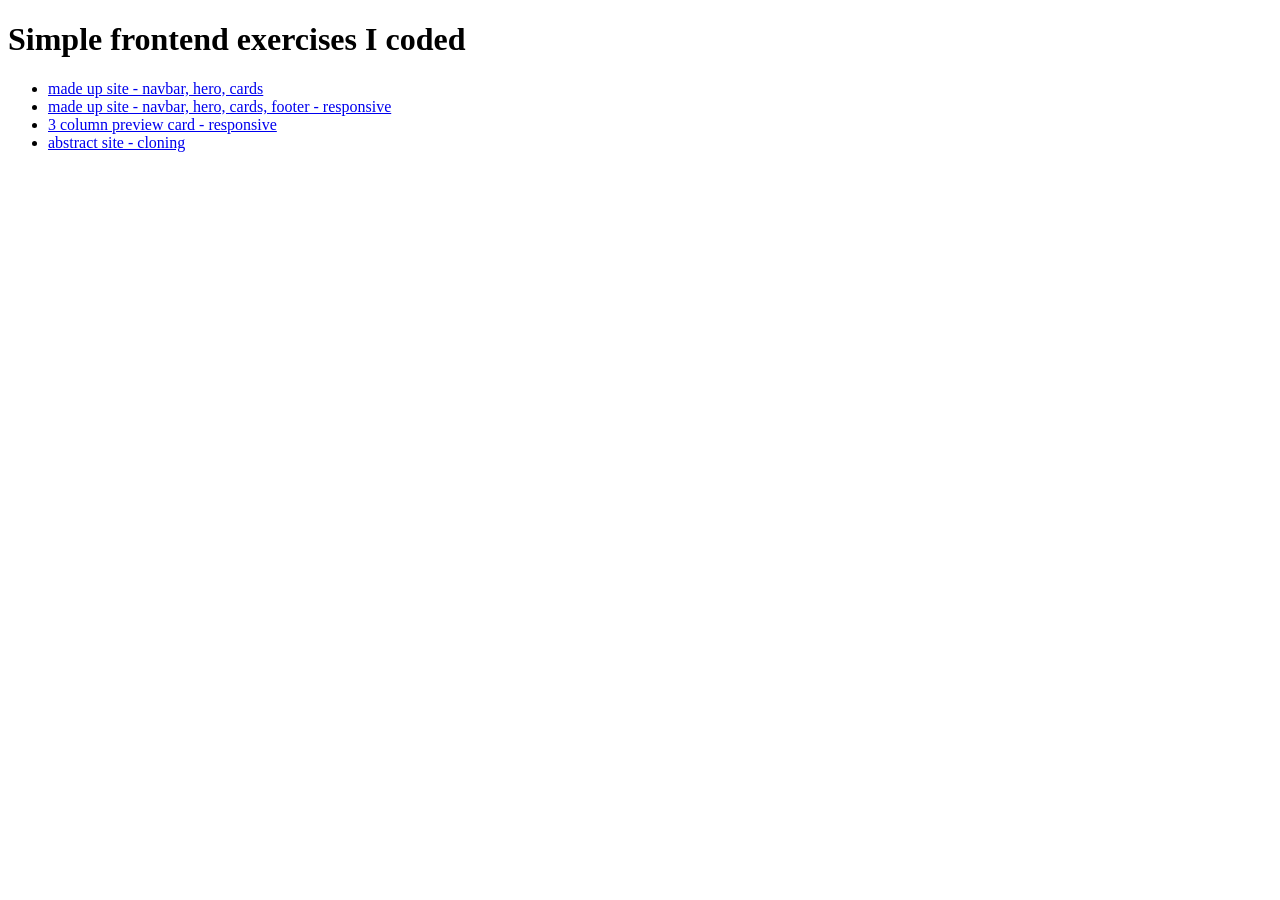
<file: index.html>
<!DOCTYPE html>
<html lang="en">
<head>
    <meta charset="UTF-8">
    <meta name="viewport" content="width=device-width, initial-scale=1.0">
    <title>Frontend-practice</title>
</head>
<body>
    <h1>Simple frontend exercises I coded</h1>
        <ul>
            <li>
                <a href="./simple-web-practice/index.html">made up site - navbar, hero, cards</a>
            </li>
            <li>
                <a href="./simple-web-practice2/index.html">made up site - navbar, hero, cards, footer - responsive</a>
            </li>
            <li>
                <a href="./frontendmentor-3-column-preview-card/">3 column preview card - responsive</a>
            </li>
            <li>
                <a href="./frontendpractice-abstract/">abstract site - cloning</a>
            </li>
        </ul>
</body>
</html>
</file>
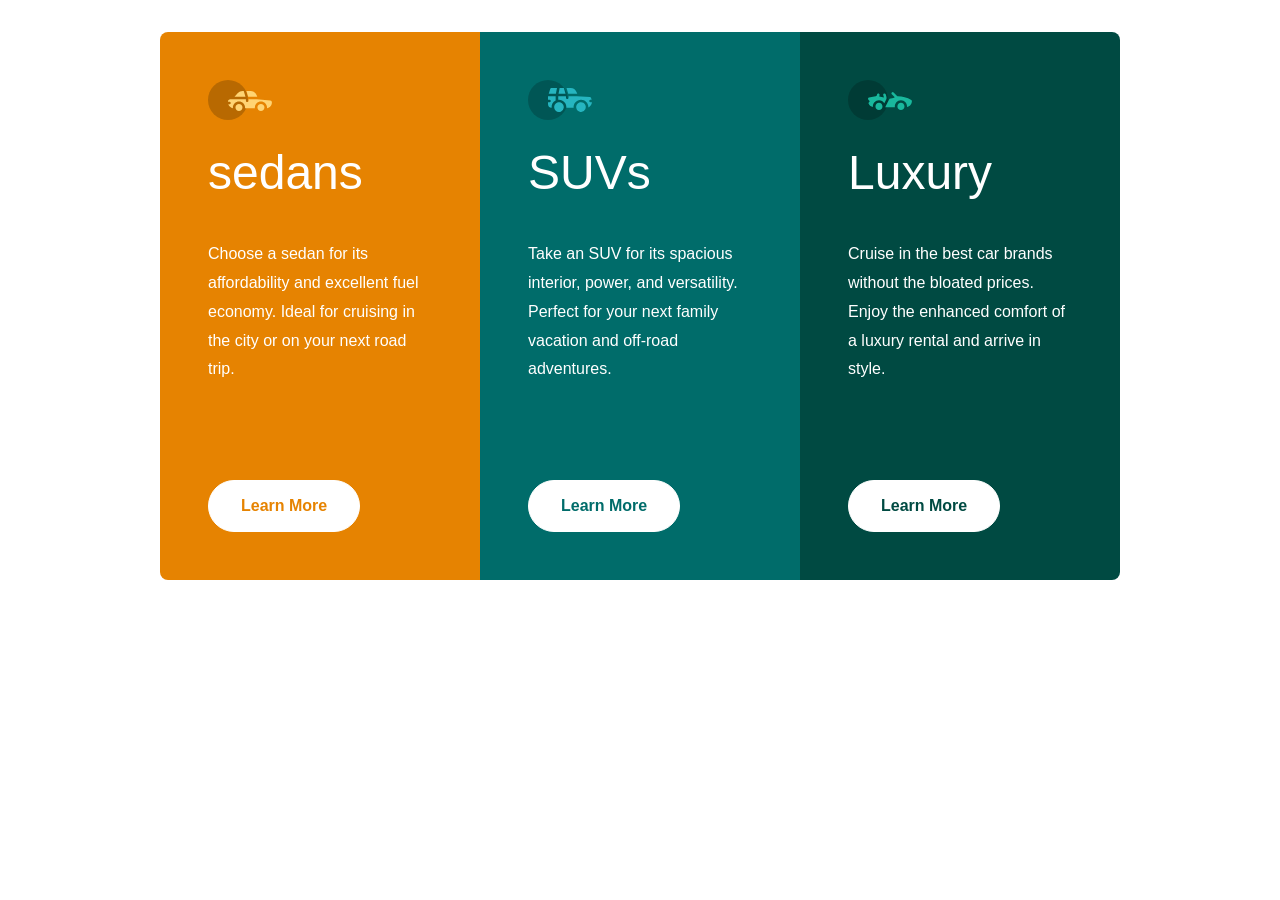
<file: frontendmentor-3-column-preview-card/index.html>
<!DOCTYPE html>
<html lang="en">
<head>
    <meta charset="UTF-8">
    <meta name="viewport" content="width=device-width, initial-scale=1.0">
    <title>3 cards</title>
    <link rel="stylesheet" href="style.css">
</head>
<body>
    <section class="card-container">
        <div class="card" id="sedans">
            <div class="card-icon"><img src="images/icon-sedans.svg" alt=""></div>
            <p class="card-title">sedans</p>
            <p class="card-desc">Choose a sedan for its affordability and excellent fuel economy. Ideal for cruising in the city or on your next road trip.</p>
            <button class="card-btn">Learn More</button>
        </div>
        <div class="card" id="suvs">
            <div class="card-icon"><img src="images/icon-suvs.svg" alt=""></div>
            <p class="card-title">SUVs</p>
            <p class="card-desc">Take an SUV for its spacious interior, power, and versatility. Perfect for your next family vacation and off-road adventures.</p>
            <button class="card-btn">Learn More</button>
        </div>
        <div class="card" id="luxury">
            <div class="card-icon"><img src="images/icon-luxury.svg" alt=""></div>
            <p class="card-title">Luxury</p>
            <p class="card-desc">Cruise in the best car brands without the bloated prices. Enjoy the enhanced comfort of a luxury rental and arrive in style.</p>
            <button class="card-btn">Learn More</button>
        </div>
    </section>
</body>
</html>
</file>
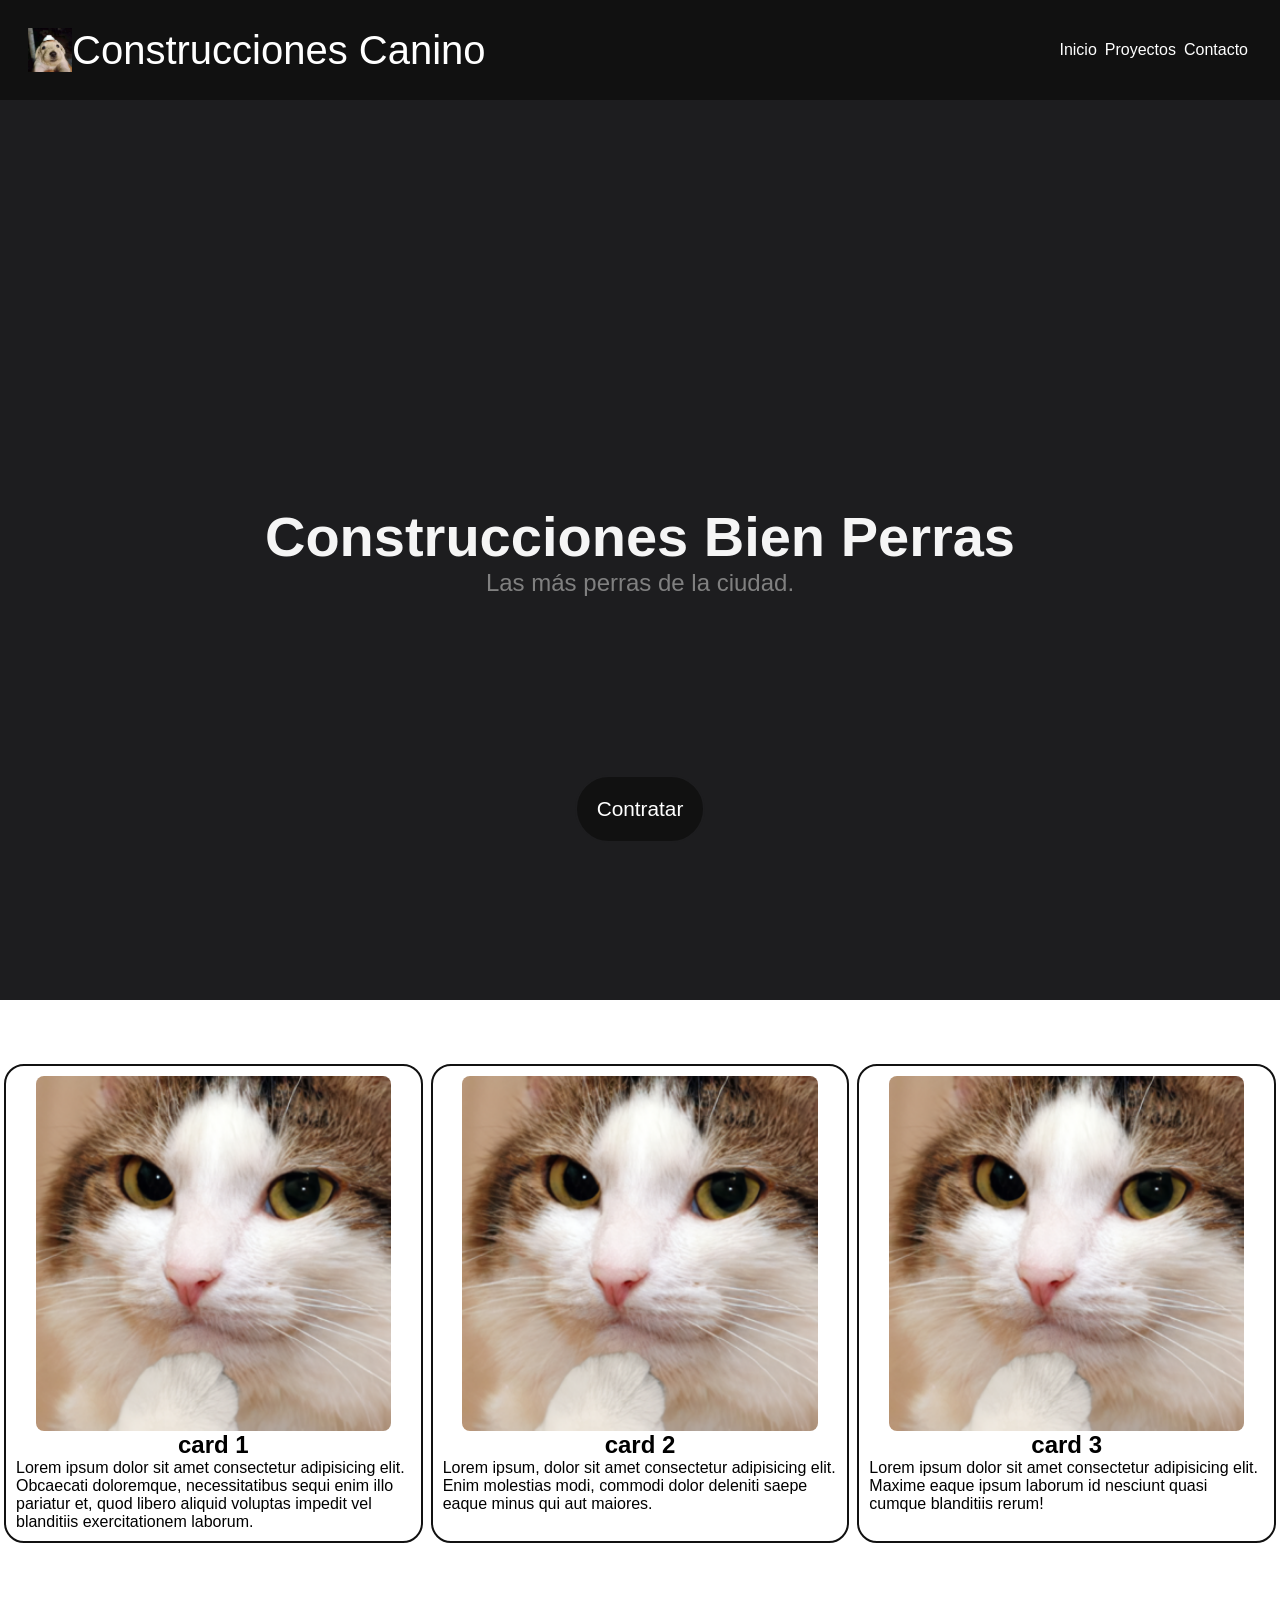
<file: simple-web-practice/index.html>
<!DOCTYPE html>
<html lang="en">
<head>
    <meta charset="UTF-8">
    <meta name="viewport" content="width=device-width, initial-scale=1.0">
    <title>Abstract Help Center</title>
    <link rel="stylesheet" href="style.css">
</head>
<body>
    <header>
        <div id="logo">
            <img src="images/logo.jpg" alt="logo de construcciones canino">
            <p id="title">Construcciones Canino</p>
        </div>
        <nav>
            <ul>
                <li><a href="#">Inicio</a></li>
                <li><a href="#">Proyectos</a></li>
                <li><a href="#">Contacto</a></li>
            </ul>
        </nav>
    </header>
    
    <main>
        <div class="hero">
            <h1>Construcciones Bien Perras</h1>
            <p>Las más perras de la ciudad.</p>
            <button>Contratar</button>
        </div>
        <div class="card-container"> 
            <div class="card">
                <img src="images/card.png" alt="">
                <h2>card 1</h2>
                <p>Lorem ipsum dolor sit amet consectetur adipisicing elit. Obcaecati doloremque, necessitatibus sequi enim illo pariatur et, quod libero aliquid voluptas impedit vel blanditiis exercitationem laborum.</p>
            </div>
            <div class="card">
                <img src="images/card.png" alt="">
                <h2>card 2</h2>
                <p>Lorem ipsum, dolor sit amet consectetur adipisicing elit. Enim molestias modi, commodi dolor deleniti saepe eaque minus qui aut maiores.</p>
            </div>
            <div class="card">
                <img src="images/card.png" alt="">
                <h2>card 3</h2>
                <p>Lorem ipsum dolor sit amet consectetur adipisicing elit. Maxime eaque ipsum laborum id nesciunt quasi cumque blanditiis rerum!</p>
            </div>
        </div>
    </main>
</body>
</html>
</file>
<file: frontendmentor-3-column-preview-card/style.css>
* {
    margin: 0;
    padding: 0;
    box-sizing: border-box;
    font-family: 'Trebuchet MS', 'Lucida Sans Unicode', 'Lucida Grande', 'Lucida Sans', Arial, sans-serif;
}

body{
    display: flex;
    justify-content: center;
    align-items: center;
}

.card-container {
    display: grid;
    grid-template-rows: repeat(3, 1fr);
    margin: 2rem;
    border-radius: .5rem;
    overflow: hidden;
    align-content: center;
}

.card {
    display: flex;
    flex-direction: column;
    justify-content: space-between;
    align-items: baseline;
    color: white;
    padding: 3rem;
    line-height: 1.8;
    max-width: 20rem;
}

.card-title{
    font-size: 3rem;
}

.card-desc {
    font-weight:lighter;
    margin: 1.5rem 0;
}

.card-btn{
    background-color: white;
    padding: 1rem 2rem;
    border-radius: 2rem;
    font-weight: bold;
    border: 1px white solid;
    font-size: 1rem;
}

#sedans button {
    color: rgb(230, 131, 1);
}
#suvs button {
    color: rgb(0, 108, 106);
}
#luxury button {
    color: rgb(0, 74, 66);;
}

#sedans button:active, #suvs button:active, #luxury button:active{
    background-color: transparent;
    color: white;
}

#sedans{
    background-color: rgb(230, 131, 1);
}

#suvs{
    background-color: rgb(0, 108, 106);
}

#luxury{
    background-color: rgb(0, 74, 66);
}

@media (min-width: 768px){
    .card-container{
        grid-template-columns: repeat(3,1fr);
        grid-template-rows: 1fr;
    }
}

@media (min-width: 1024px){
    .card-desc{
        margin-bottom: 6rem;
    }

}
</file>
<file: simple-web-practice/style.css>
* {
    padding: 0px;
    margin: 0px;
    box-sizing: border-box;
    font-family: 'Trebuchet MS', 'Lucida Sans Unicode', 'Lucida Grande', 'Lucida Sans', Arial, sans-serif;
}

#logo img {
    height: 44px;
    width: 44px;
}

#logo {
    display: flex;
    justify-content: space-between;
    align-items: center;
    color: white;
}

#title {
    font-size: 2.5rem;
}

header {
    display: flex;
    justify-content: space-between;
    align-items: center;
    width: 100%;
    height: 100px;
    background-color: #111;
    padding: 8px 28px;
}

nav ul {
    list-style: none;;
    display: flex;
    justify-content: space-evenly;
}

nav ul li {
    margin: 0 4px 0 4px;
}

nav ul li a {
    text-decoration: none;
    color: white;
}

nav ul li a:hover {
    color: gray;
}

nav ul li a:active{
    color: white;
}

main{
    display: flex;
    flex-direction: column;
    justify-content: center;
    align-items: center;
}

main > div {
    margin-bottom: 60px;
}

.hero {
    height: 100dvh;
    width: 100dvw;
    background-color: #1d1d1f;
    color: whitesmoke;
    display: flex;
    flex-direction: column;
    justify-content: center;
    align-items: center;
    text-align: center;
}

.hero > h1 {
    font-size: 3.5rem;
}

.hero > p {
    color: gray;
    font-size: 1.5rem;
}

.hero > button {
    position: absolute;
    top: 75%;
    margin: 100px;
    border: 2px #1d1d1f solid;
    background-color: #111;
    color: white;
    font-size: 1.3rem;
    padding: 20px;
    border-radius: 3rem;
    transition: scale 0.5s;
}

.hero > button:hover {
    color: gray;
    scale: 1.1;
}

.hero > button:active {
    color: white;
}

.card-container {
    display: grid;
    grid-template-columns: repeat(3, 1fr);
}

.card{
    border: #111 2px solid;
    border-radius: 20px;
    padding: 10px;
    display: flex;
    flex-direction: column;
    align-items: center;
    margin: 4px
}

.card img{
    width: 90%;
    height: auto;
    border-radius: 8px;
}

@media (max-width: 600px) {
    .card-container{
        grid-template-columns: 1fr;
        grid-template-rows: 1fr;
    }

    nav{
        display: none;
    }
}
</file>
